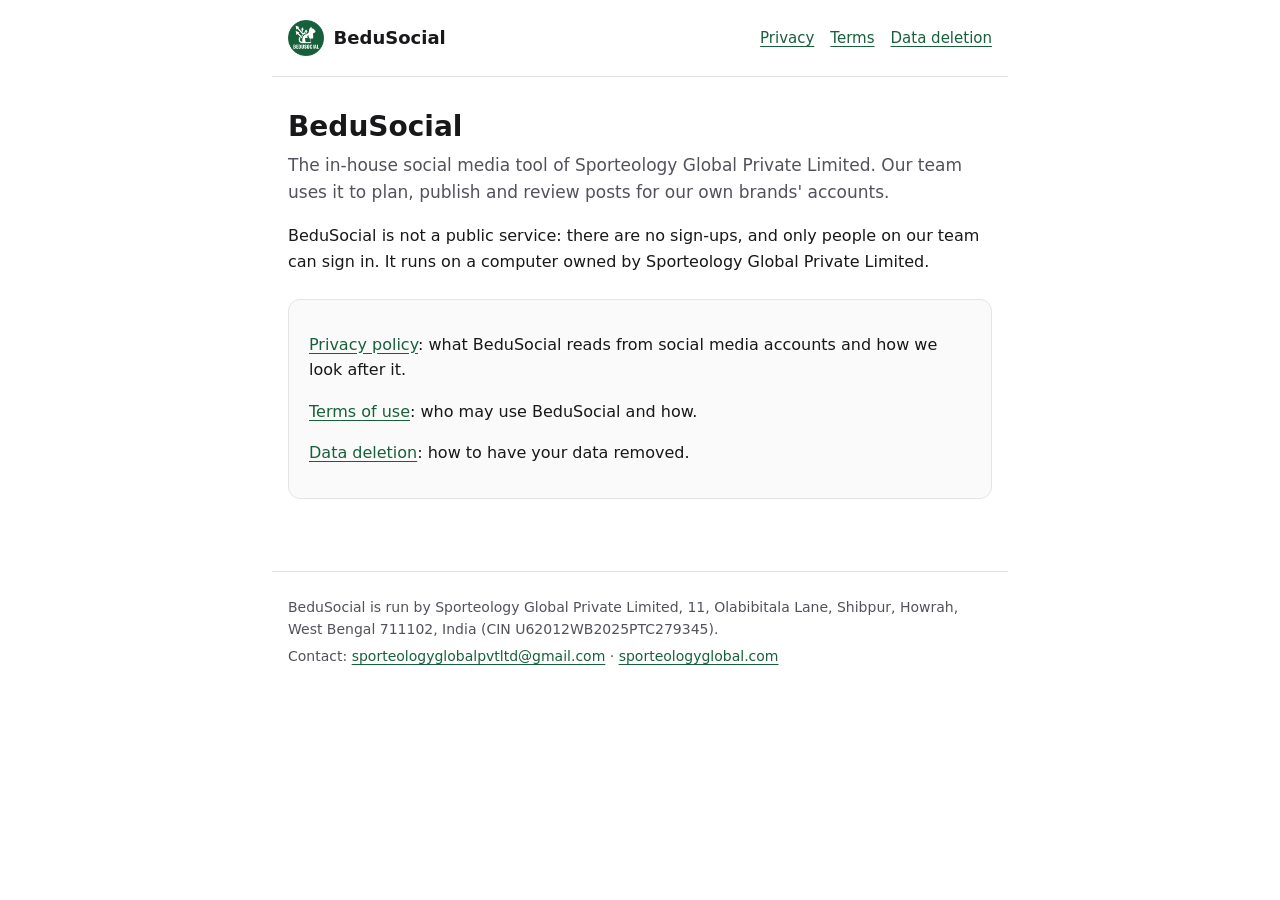
<file: index.html>
<!doctype html>
<html lang="en-IN">
<head>
<meta charset="utf-8">
<meta name="viewport" content="width=device-width, initial-scale=1">
<meta http-equiv="Content-Security-Policy" content="default-src 'none'; style-src 'self'; script-src 'self'; img-src 'self'; base-uri 'none'; form-action 'none'">
<meta name="referrer" content="no-referrer">
<title>BeduSocial</title>
<link rel="stylesheet" href="/style.css">
<link rel="icon" type="image/png" href="/favicon.png">
<meta name="theme-color" content="#18603B">
</head>
<body>
<header>
  <a class="name" href="/"><img src="/logo.png" alt="" width="36" height="36">BeduSocial</a>
  <nav aria-label="Pages">
    <a href="/privacy.html">Privacy</a>
    <a href="/terms.html">Terms</a>
    <a href="/data-deletion.html">Data deletion</a>
  </nav>
</header>
<main>
<h1>BeduSocial</h1>
<p class="lead">The in-house social media tool of Sporteology Global Private Limited. Our team uses it to plan, publish and review posts for our
own brands' accounts.</p>
<p>BeduSocial is not a public service: there are no sign-ups, and only people on our team can sign in. It runs on a
computer owned by Sporteology Global Private Limited.</p>
<div class="card">
  <p><a href="/privacy.html">Privacy policy</a>: what BeduSocial reads from social media accounts and how we look after it.</p>
  <p><a href="/terms.html">Terms of use</a>: who may use BeduSocial and how.</p>
  <p><a href="/data-deletion.html">Data deletion</a>: how to have your data removed.</p>
</div>
</main>
<footer>
  <p>BeduSocial is run by Sporteology Global Private Limited, 11, Olabibitala Lane, Shibpur, Howrah, West Bengal 711102, India
  (CIN U62012WB2025PTC279345).</p>
  <p>Contact: <a href="mailto:sporteologyglobalpvtltd@gmail.com">sporteologyglobalpvtltd@gmail.com</a> · <a href="https://sporteologyglobal.com">sporteologyglobal.com</a></p>
</footer>
</body>
</html>
</file>
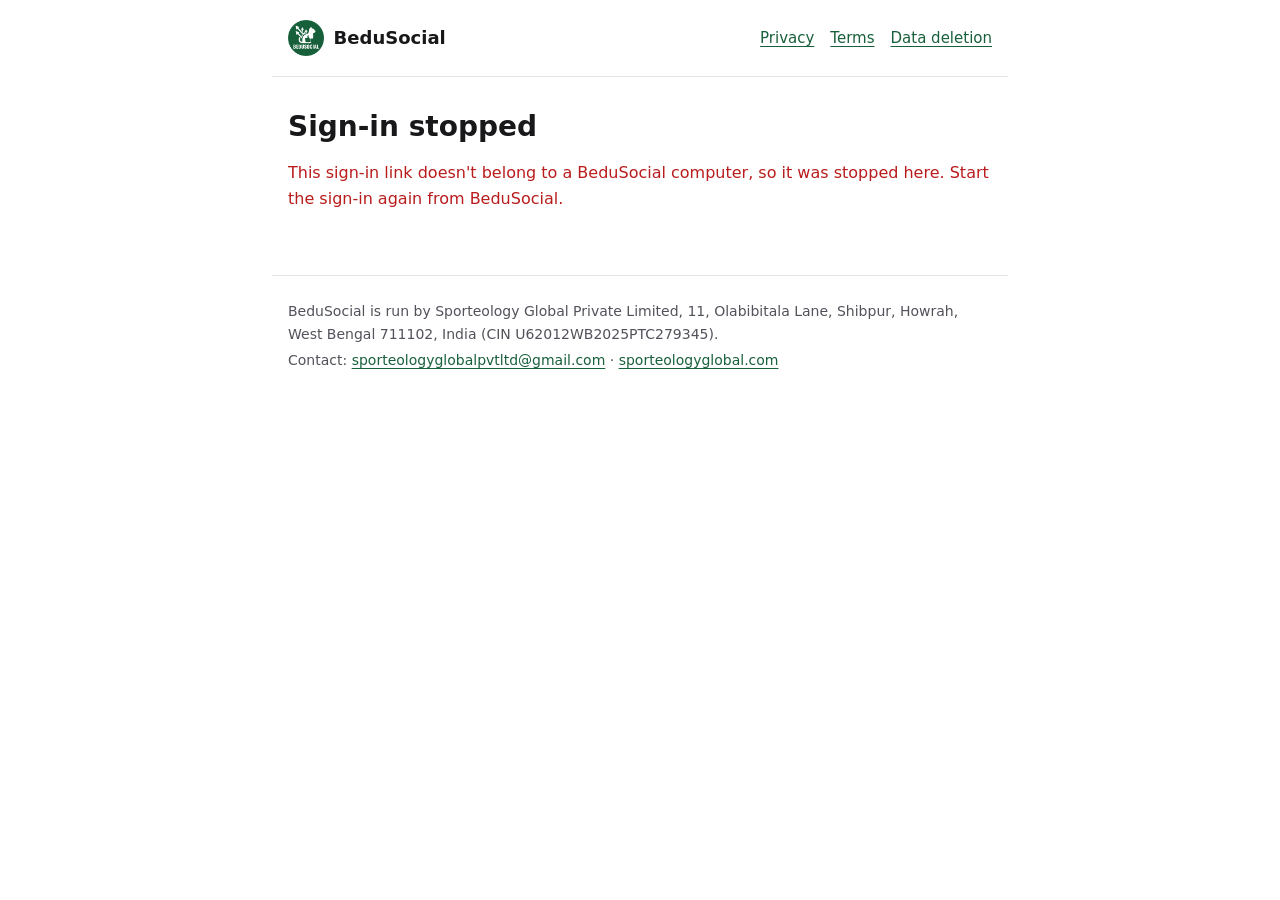
<file: oauth/index.html>
<!doctype html>
<html lang="en-IN">
<head>
<meta charset="utf-8">
<meta name="viewport" content="width=device-width, initial-scale=1">
<meta http-equiv="Content-Security-Policy" content="default-src 'none'; style-src 'self'; script-src 'self'; img-src 'self'; base-uri 'none'; form-action 'none'">
<meta name="referrer" content="no-referrer">
<title>Signing in · BeduSocial</title>
<link rel="stylesheet" href="/style.css">
<link rel="icon" type="image/png" href="/favicon.png">
<meta name="theme-color" content="#18603B">
<script type="module" src="relay.js"></script>
</head>
<body>
<header>
  <a class="name" href="/"><img src="/logo.png" alt="" width="36" height="36">BeduSocial</a>
  <nav aria-label="Pages">
    <a href="/privacy.html">Privacy</a>
    <a href="/terms.html">Terms</a>
    <a href="/data-deletion.html">Data deletion</a>
  </nav>
</header>
<main>
<h1>Signing in…</h1>
<p id="status" role="status">Taking you back to BeduSocial.</p>
<noscript><p class="error">Turn on JavaScript to finish signing in to BeduSocial.</p></noscript>
</main>
<footer>
  <p>BeduSocial is run by Sporteology Global Private Limited, 11, Olabibitala Lane, Shibpur, Howrah, West Bengal 711102, India
  (CIN U62012WB2025PTC279345).</p>
  <p>Contact: <a href="mailto:sporteologyglobalpvtltd@gmail.com">sporteologyglobalpvtltd@gmail.com</a> · <a href="https://sporteologyglobal.com">sporteologyglobal.com</a></p>
</footer>
</body>
</html>
</file>
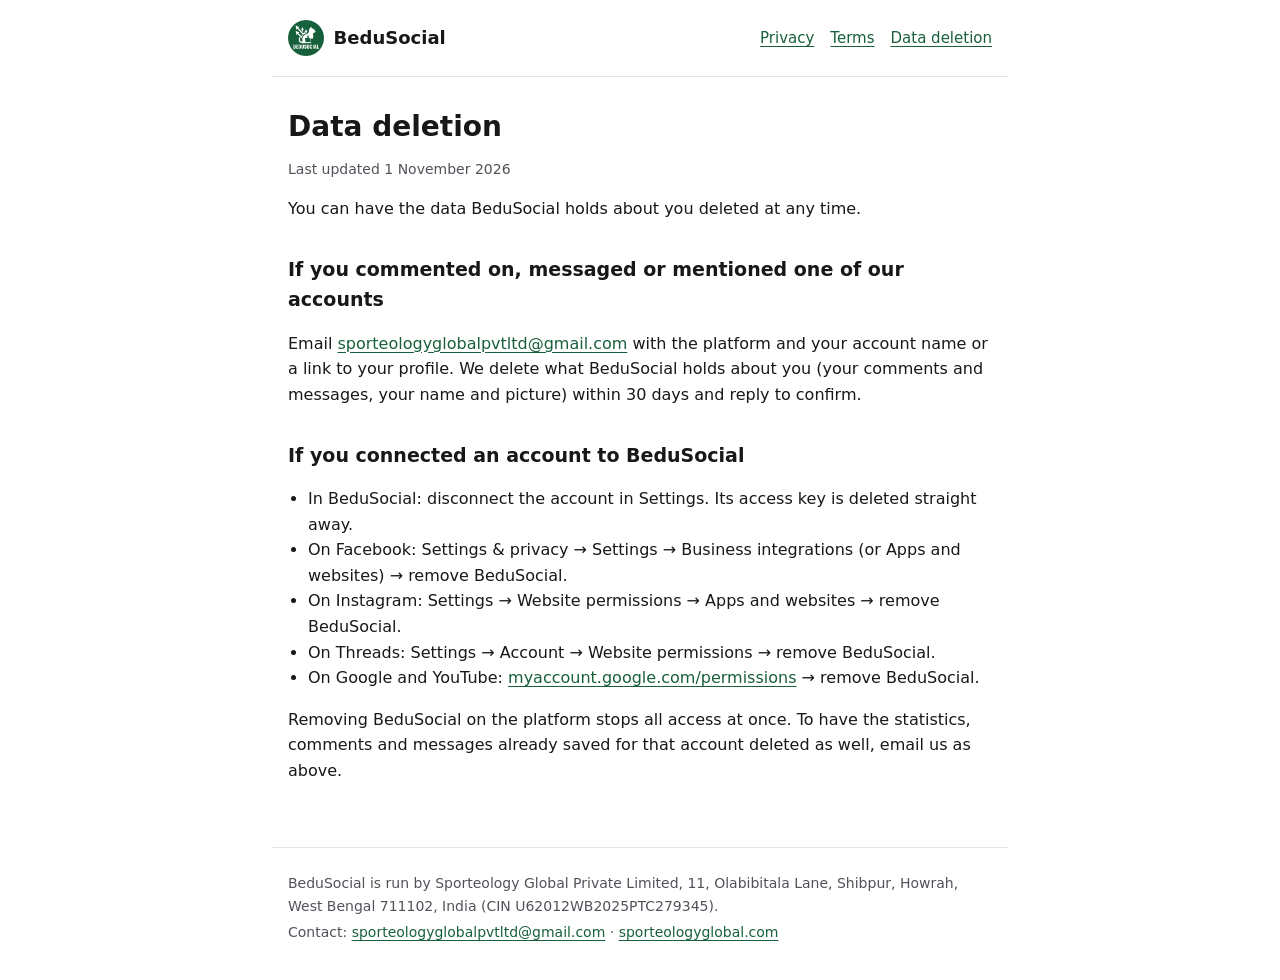
<file: data-deletion.html>
<!doctype html>
<html lang="en-IN">
<head>
<meta charset="utf-8">
<meta name="viewport" content="width=device-width, initial-scale=1">
<meta http-equiv="Content-Security-Policy" content="default-src 'none'; style-src 'self'; script-src 'self'; img-src 'self'; base-uri 'none'; form-action 'none'">
<meta name="referrer" content="no-referrer">
<title>Data deletion · BeduSocial</title>
<link rel="stylesheet" href="/style.css">
<link rel="icon" type="image/png" href="/favicon.png">
<meta name="theme-color" content="#18603B">
</head>
<body>
<header>
  <a class="name" href="/"><img src="/logo.png" alt="" width="36" height="36">BeduSocial</a>
  <nav aria-label="Pages">
    <a href="/privacy.html">Privacy</a>
    <a href="/terms.html">Terms</a>
    <a href="/data-deletion.html">Data deletion</a>
  </nav>
</header>
<main>
<h1>Data deletion</h1>
<p class="updated">Last updated 1 November 2026</p>
<p>You can have the data BeduSocial holds about you deleted at any time.</p>

<h2>If you commented on, messaged or mentioned one of our accounts</h2>
<p>Email <a href="mailto:sporteologyglobalpvtltd@gmail.com">sporteologyglobalpvtltd@gmail.com</a> with the platform and your account name or a link to your profile.
We delete what BeduSocial holds about you (your comments and messages, your name and picture) within 30 days and
reply to confirm.</p>

<h2>If you connected an account to BeduSocial</h2>
<ul>
  <li>In BeduSocial: disconnect the account in Settings. Its access key is deleted straight away.</li>
  <li>On Facebook: Settings &amp; privacy → Settings → Business integrations (or Apps and websites) → remove
  BeduSocial.</li>
  <li>On Instagram: Settings → Website permissions → Apps and websites → remove BeduSocial.</li>
  <li>On Threads: Settings → Account → Website permissions → remove BeduSocial.</li>
  <li>On Google and YouTube: <a href="https://myaccount.google.com/permissions">myaccount.google.com/permissions</a>
  → remove BeduSocial.</li>
</ul>
<p>Removing BeduSocial on the platform stops all access at once. To have the statistics, comments and messages
already saved for that account deleted as well, email us as above.</p>
</main>
<footer>
  <p>BeduSocial is run by Sporteology Global Private Limited, 11, Olabibitala Lane, Shibpur, Howrah, West Bengal 711102, India
  (CIN U62012WB2025PTC279345).</p>
  <p>Contact: <a href="mailto:sporteologyglobalpvtltd@gmail.com">sporteologyglobalpvtltd@gmail.com</a> · <a href="https://sporteologyglobal.com">sporteologyglobal.com</a></p>
</footer>
</body>
</html>
</file>
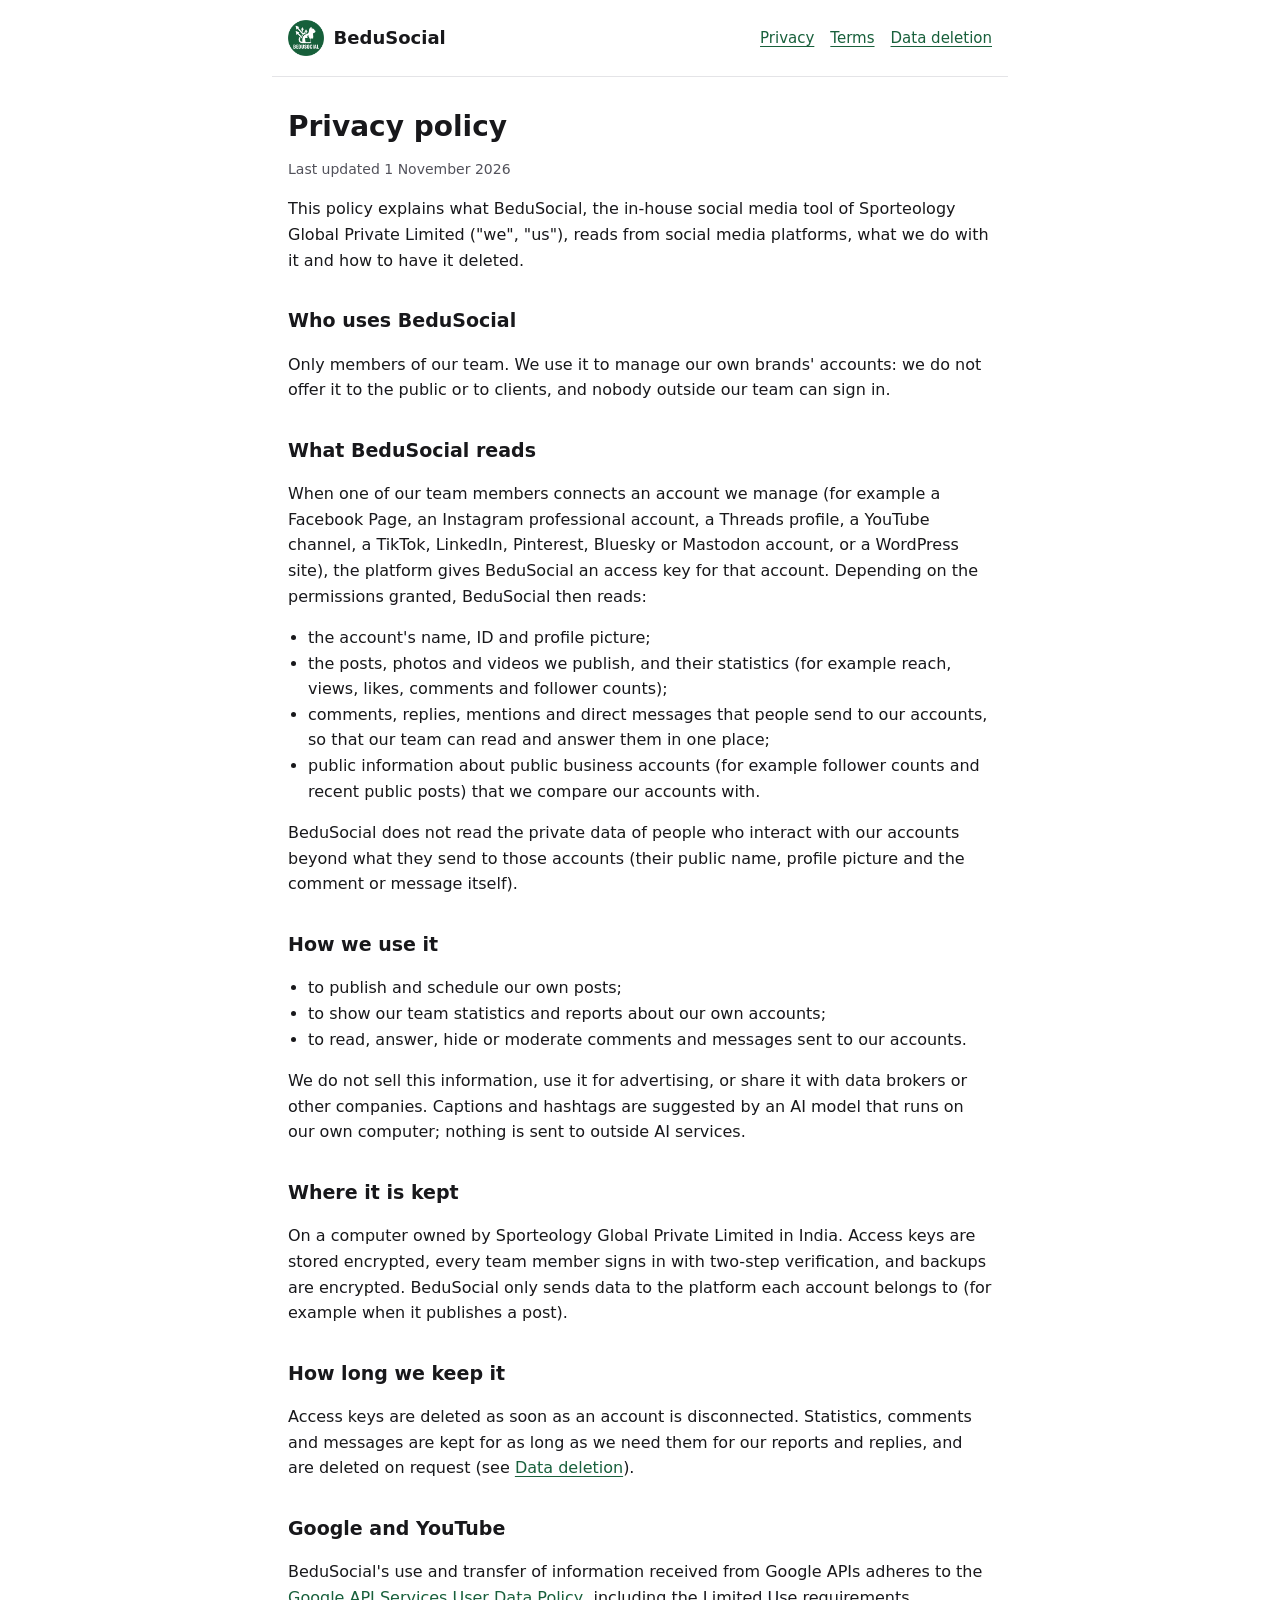
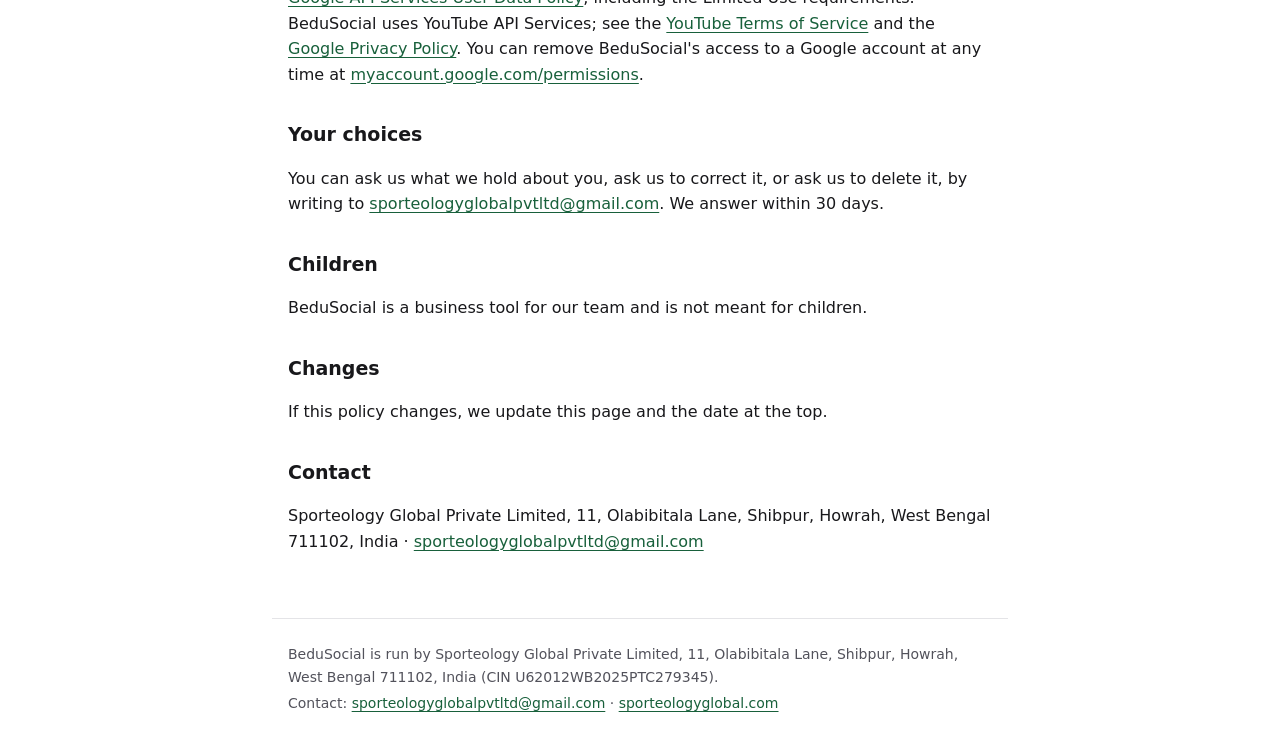
<file: privacy.html>
<!doctype html>
<html lang="en-IN">
<head>
<meta charset="utf-8">
<meta name="viewport" content="width=device-width, initial-scale=1">
<meta http-equiv="Content-Security-Policy" content="default-src 'none'; style-src 'self'; script-src 'self'; img-src 'self'; base-uri 'none'; form-action 'none'">
<meta name="referrer" content="no-referrer">
<title>Privacy policy · BeduSocial</title>
<link rel="stylesheet" href="/style.css">
<link rel="icon" type="image/png" href="/favicon.png">
<meta name="theme-color" content="#18603B">
</head>
<body>
<header>
  <a class="name" href="/"><img src="/logo.png" alt="" width="36" height="36">BeduSocial</a>
  <nav aria-label="Pages">
    <a href="/privacy.html">Privacy</a>
    <a href="/terms.html">Terms</a>
    <a href="/data-deletion.html">Data deletion</a>
  </nav>
</header>
<main>
<h1>Privacy policy</h1>
<p class="updated">Last updated 1 November 2026</p>
<p>This policy explains what BeduSocial, the in-house social media tool of Sporteology Global Private Limited ("we", "us"), reads from social
media platforms, what we do with it and how to have it deleted.</p>

<h2>Who uses BeduSocial</h2>
<p>Only members of our team. We use it to manage our own brands' accounts: we do not offer it to the public or to
clients, and nobody outside our team can sign in.</p>

<h2>What BeduSocial reads</h2>
<p>When one of our team members connects an account we manage (for example a Facebook Page, an Instagram
professional account, a Threads profile, a YouTube channel, a TikTok, LinkedIn, Pinterest, Bluesky or Mastodon
account, or a WordPress site), the platform gives BeduSocial an access key for that account. Depending on the
permissions granted, BeduSocial then reads:</p>
<ul>
  <li>the account's name, ID and profile picture;</li>
  <li>the posts, photos and videos we publish, and their statistics (for example reach, views, likes, comments and
  follower counts);</li>
  <li>comments, replies, mentions and direct messages that people send to our accounts, so that our team can read
  and answer them in one place;</li>
  <li>public information about public business accounts (for example follower counts and recent public posts) that
  we compare our accounts with.</li>
</ul>
<p>BeduSocial does not read the private data of people who interact with our accounts beyond what they send to those
accounts (their public name, profile picture and the comment or message itself).</p>

<h2>How we use it</h2>
<ul>
  <li>to publish and schedule our own posts;</li>
  <li>to show our team statistics and reports about our own accounts;</li>
  <li>to read, answer, hide or moderate comments and messages sent to our accounts.</li>
</ul>
<p>We do not sell this information, use it for advertising, or share it with data brokers or other companies. Captions
and hashtags are suggested by an AI model that runs on our own computer; nothing is sent to outside AI services.</p>

<h2>Where it is kept</h2>
<p>On a computer owned by Sporteology Global Private Limited in India. Access keys are stored encrypted, every team member signs in with
two-step verification, and backups are encrypted. BeduSocial only sends data to the platform each account belongs
to (for example when it publishes a post).</p>

<h2>How long we keep it</h2>
<p>Access keys are deleted as soon as an account is disconnected. Statistics, comments and messages are kept for as
long as we need them for our reports and replies, and are deleted on request (see <a href="/data-deletion.html">Data
deletion</a>).</p>

<h2>Google and YouTube</h2>
<p>BeduSocial's use and transfer of information received from Google APIs adheres to the
<a href="https://developers.google.com/terms/api-services-user-data-policy">Google API Services User Data Policy</a>,
including the Limited Use requirements. BeduSocial uses YouTube API Services; see the
<a href="https://www.youtube.com/t/terms">YouTube Terms of Service</a> and the
<a href="https://policies.google.com/privacy">Google Privacy Policy</a>. You can remove BeduSocial's access to a Google
account at any time at <a href="https://myaccount.google.com/permissions">myaccount.google.com/permissions</a>.</p>

<h2>Your choices</h2>
<p>You can ask us what we hold about you, ask us to correct it, or ask us to delete it, by writing to
<a href="mailto:sporteologyglobalpvtltd@gmail.com">sporteologyglobalpvtltd@gmail.com</a>. We answer within 30 days.</p>

<h2>Children</h2>
<p>BeduSocial is a business tool for our team and is not meant for children.</p>

<h2>Changes</h2>
<p>If this policy changes, we update this page and the date at the top.</p>

<h2>Contact</h2>
<p>Sporteology Global Private Limited, 11, Olabibitala Lane, Shibpur, Howrah, West Bengal 711102, India ·
<a href="mailto:sporteologyglobalpvtltd@gmail.com">sporteologyglobalpvtltd@gmail.com</a></p>
</main>
<footer>
  <p>BeduSocial is run by Sporteology Global Private Limited, 11, Olabibitala Lane, Shibpur, Howrah, West Bengal 711102, India
  (CIN U62012WB2025PTC279345).</p>
  <p>Contact: <a href="mailto:sporteologyglobalpvtltd@gmail.com">sporteologyglobalpvtltd@gmail.com</a> · <a href="https://sporteologyglobal.com">sporteologyglobal.com</a></p>
</footer>
</body>
</html>
</file>
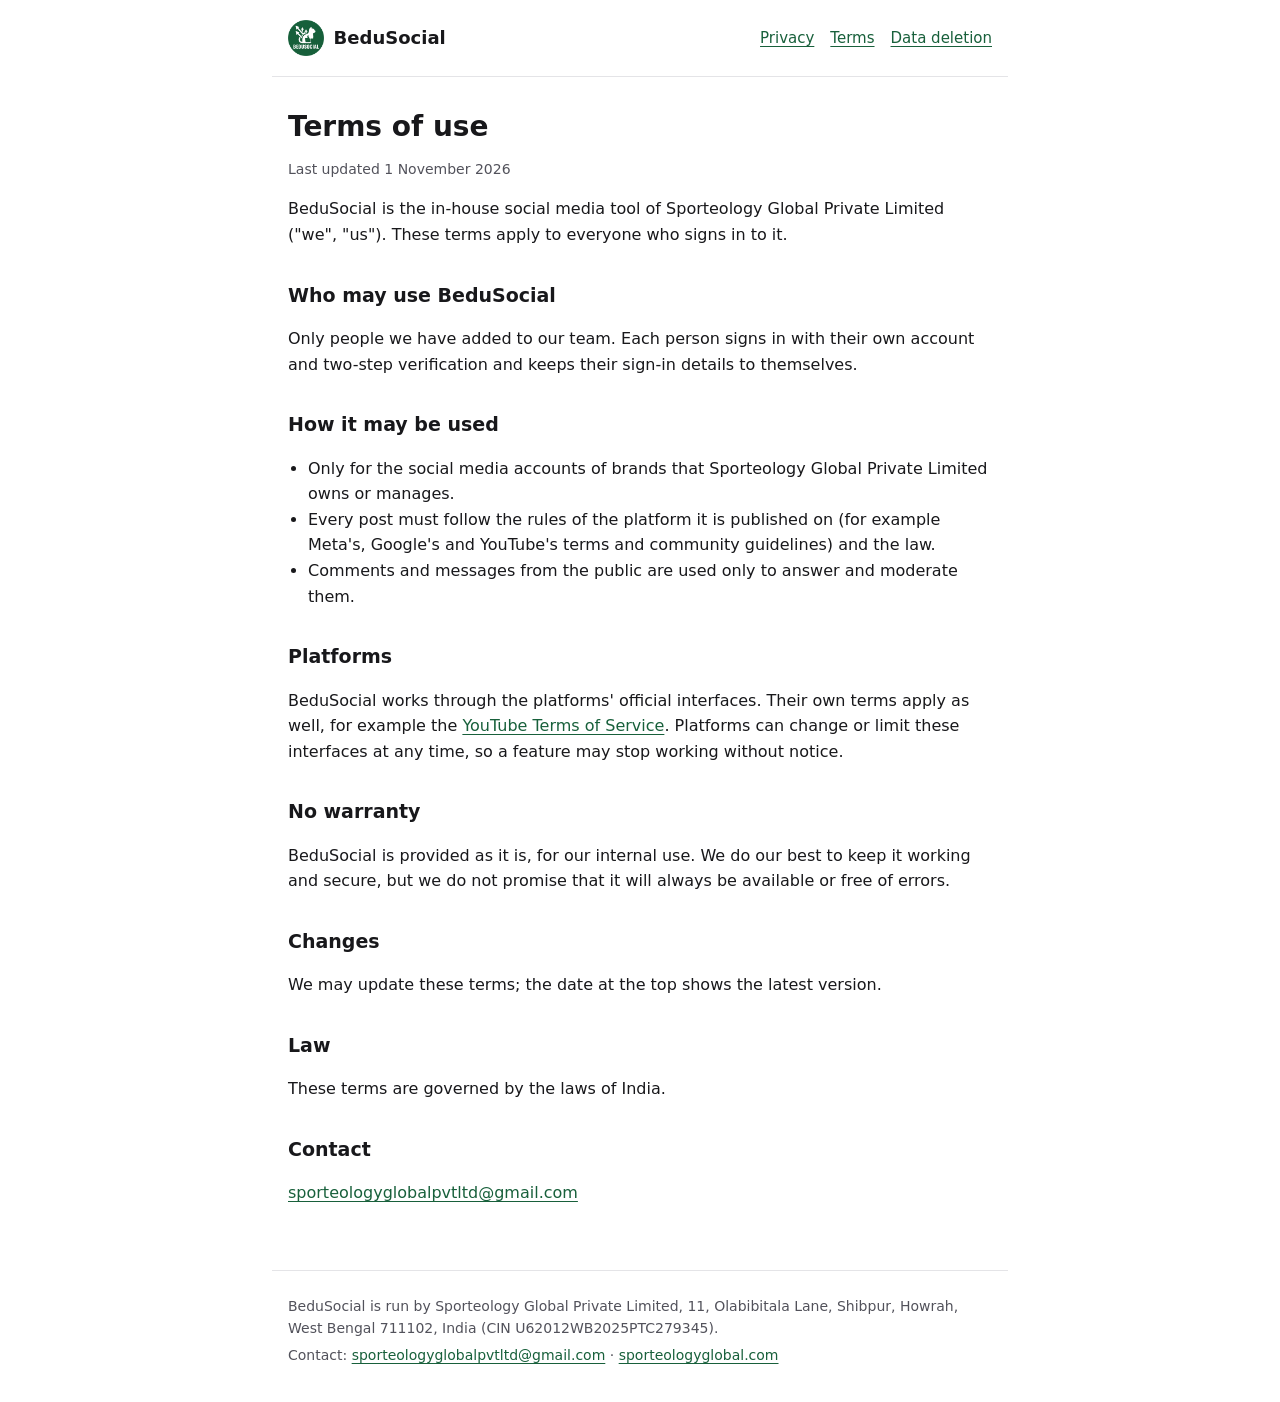
<file: terms.html>
<!doctype html>
<html lang="en-IN">
<head>
<meta charset="utf-8">
<meta name="viewport" content="width=device-width, initial-scale=1">
<meta http-equiv="Content-Security-Policy" content="default-src 'none'; style-src 'self'; script-src 'self'; img-src 'self'; base-uri 'none'; form-action 'none'">
<meta name="referrer" content="no-referrer">
<title>Terms of use · BeduSocial</title>
<link rel="stylesheet" href="/style.css">
<link rel="icon" type="image/png" href="/favicon.png">
<meta name="theme-color" content="#18603B">
</head>
<body>
<header>
  <a class="name" href="/"><img src="/logo.png" alt="" width="36" height="36">BeduSocial</a>
  <nav aria-label="Pages">
    <a href="/privacy.html">Privacy</a>
    <a href="/terms.html">Terms</a>
    <a href="/data-deletion.html">Data deletion</a>
  </nav>
</header>
<main>
<h1>Terms of use</h1>
<p class="updated">Last updated 1 November 2026</p>
<p>BeduSocial is the in-house social media tool of Sporteology Global Private Limited ("we", "us"). These terms apply to everyone who signs
in to it.</p>

<h2>Who may use BeduSocial</h2>
<p>Only people we have added to our team. Each person signs in with their own account and two-step verification and
keeps their sign-in details to themselves.</p>

<h2>How it may be used</h2>
<ul>
  <li>Only for the social media accounts of brands that Sporteology Global Private Limited owns or manages.</li>
  <li>Every post must follow the rules of the platform it is published on (for example Meta's, Google's and
  YouTube's terms and community guidelines) and the law.</li>
  <li>Comments and messages from the public are used only to answer and moderate them.</li>
</ul>

<h2>Platforms</h2>
<p>BeduSocial works through the platforms' official interfaces. Their own terms apply as well, for example the
<a href="https://www.youtube.com/t/terms">YouTube Terms of Service</a>. Platforms can change or limit these
interfaces at any time, so a feature may stop working without notice.</p>

<h2>No warranty</h2>
<p>BeduSocial is provided as it is, for our internal use. We do our best to keep it working and secure, but we do
not promise that it will always be available or free of errors.</p>

<h2>Changes</h2>
<p>We may update these terms; the date at the top shows the latest version.</p>

<h2>Law</h2>
<p>These terms are governed by the laws of India.</p>

<h2>Contact</h2>
<p><a href="mailto:sporteologyglobalpvtltd@gmail.com">sporteologyglobalpvtltd@gmail.com</a></p>
</main>
<footer>
  <p>BeduSocial is run by Sporteology Global Private Limited, 11, Olabibitala Lane, Shibpur, Howrah, West Bengal 711102, India
  (CIN U62012WB2025PTC279345).</p>
  <p>Contact: <a href="mailto:sporteologyglobalpvtltd@gmail.com">sporteologyglobalpvtltd@gmail.com</a> · <a href="https://sporteologyglobal.com">sporteologyglobal.com</a></p>
</footer>
</body>
</html>
</file>
<file: style.css>
:root {
  color-scheme: light dark;
  --bg: #ffffff;
  --fg: #18181b;
  --muted: #52525b;
  --line: #e4e4e7;
  --accent: #18603b;
  --card: #fafafa;
  --error: #b91c1c;
}
@media (prefers-color-scheme: dark) {
  :root {
    --bg: #0b0b0d;
    --fg: #f4f4f5;
    --muted: #a1a1aa;
    --line: #27272a;
    --accent: #5fb58a;
    --card: #141417;
    --error: #f87171;
  }
}
* { box-sizing: border-box; }
html { -webkit-text-size-adjust: 100%; }
body {
  margin: 0;
  background: var(--bg);
  color: var(--fg);
  font: 16px/1.6 system-ui, -apple-system, "Segoe UI", Roboto, "Noto Sans", sans-serif;
}
header, main, footer { max-width: 46rem; margin: 0 auto; padding: 0 1rem; }
header { display: flex; flex-wrap: wrap; align-items: center; justify-content: space-between; gap: 0.5rem 1.5rem;
  padding-top: 1.25rem; padding-bottom: 1.25rem; border-bottom: 1px solid var(--line); }
header .name { display: inline-flex; align-items: center; gap: 0.6rem; font-weight: 700; font-size: 1.125rem;
  color: var(--fg); text-decoration: none; }
header .name img { width: 36px; height: 36px; }
nav { display: flex; flex-wrap: wrap; gap: 0.25rem 1rem; font-size: 0.9375rem; }
main { padding-top: 2rem; padding-bottom: 3rem; }
h1 { font-size: 1.75rem; line-height: 1.25; margin: 0 0 0.5rem; }
h2 { font-size: 1.1875rem; margin: 2rem 0 0.5rem; }
p, li { color: var(--fg); }
.lead { font-size: 1.0625rem; color: var(--muted); margin-top: 0; }
.updated { color: var(--muted); font-size: 0.875rem; }
a { color: var(--accent); text-underline-offset: 3px; }
ul { padding-left: 1.25rem; }
.card { background: var(--card); border: 1px solid var(--line); border-radius: 0.75rem; padding: 1rem 1.25rem; margin: 1.5rem 0; }
.error { color: var(--error); }
footer { padding-top: 1.25rem; padding-bottom: 2rem; border-top: 1px solid var(--line); color: var(--muted); font-size: 0.875rem; }
footer p { color: var(--muted); margin: 0.25rem 0; }
</file>
